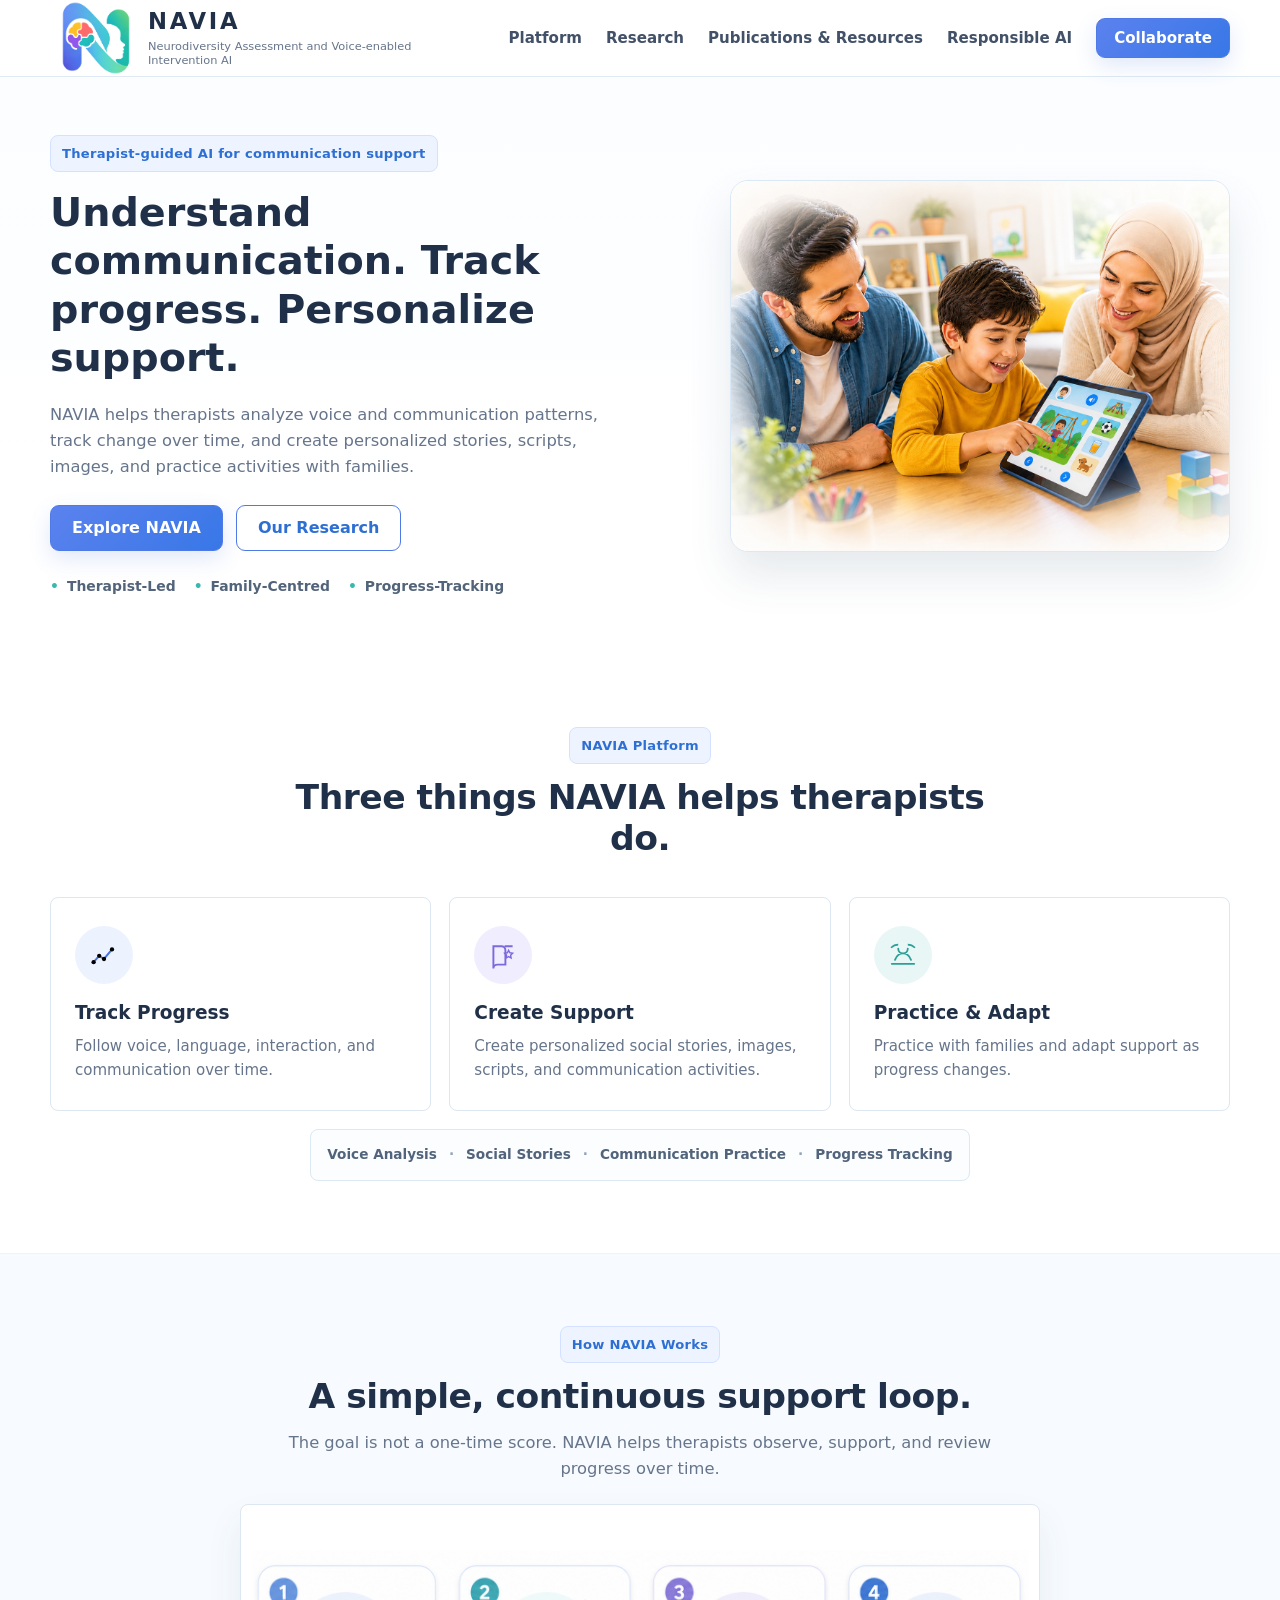
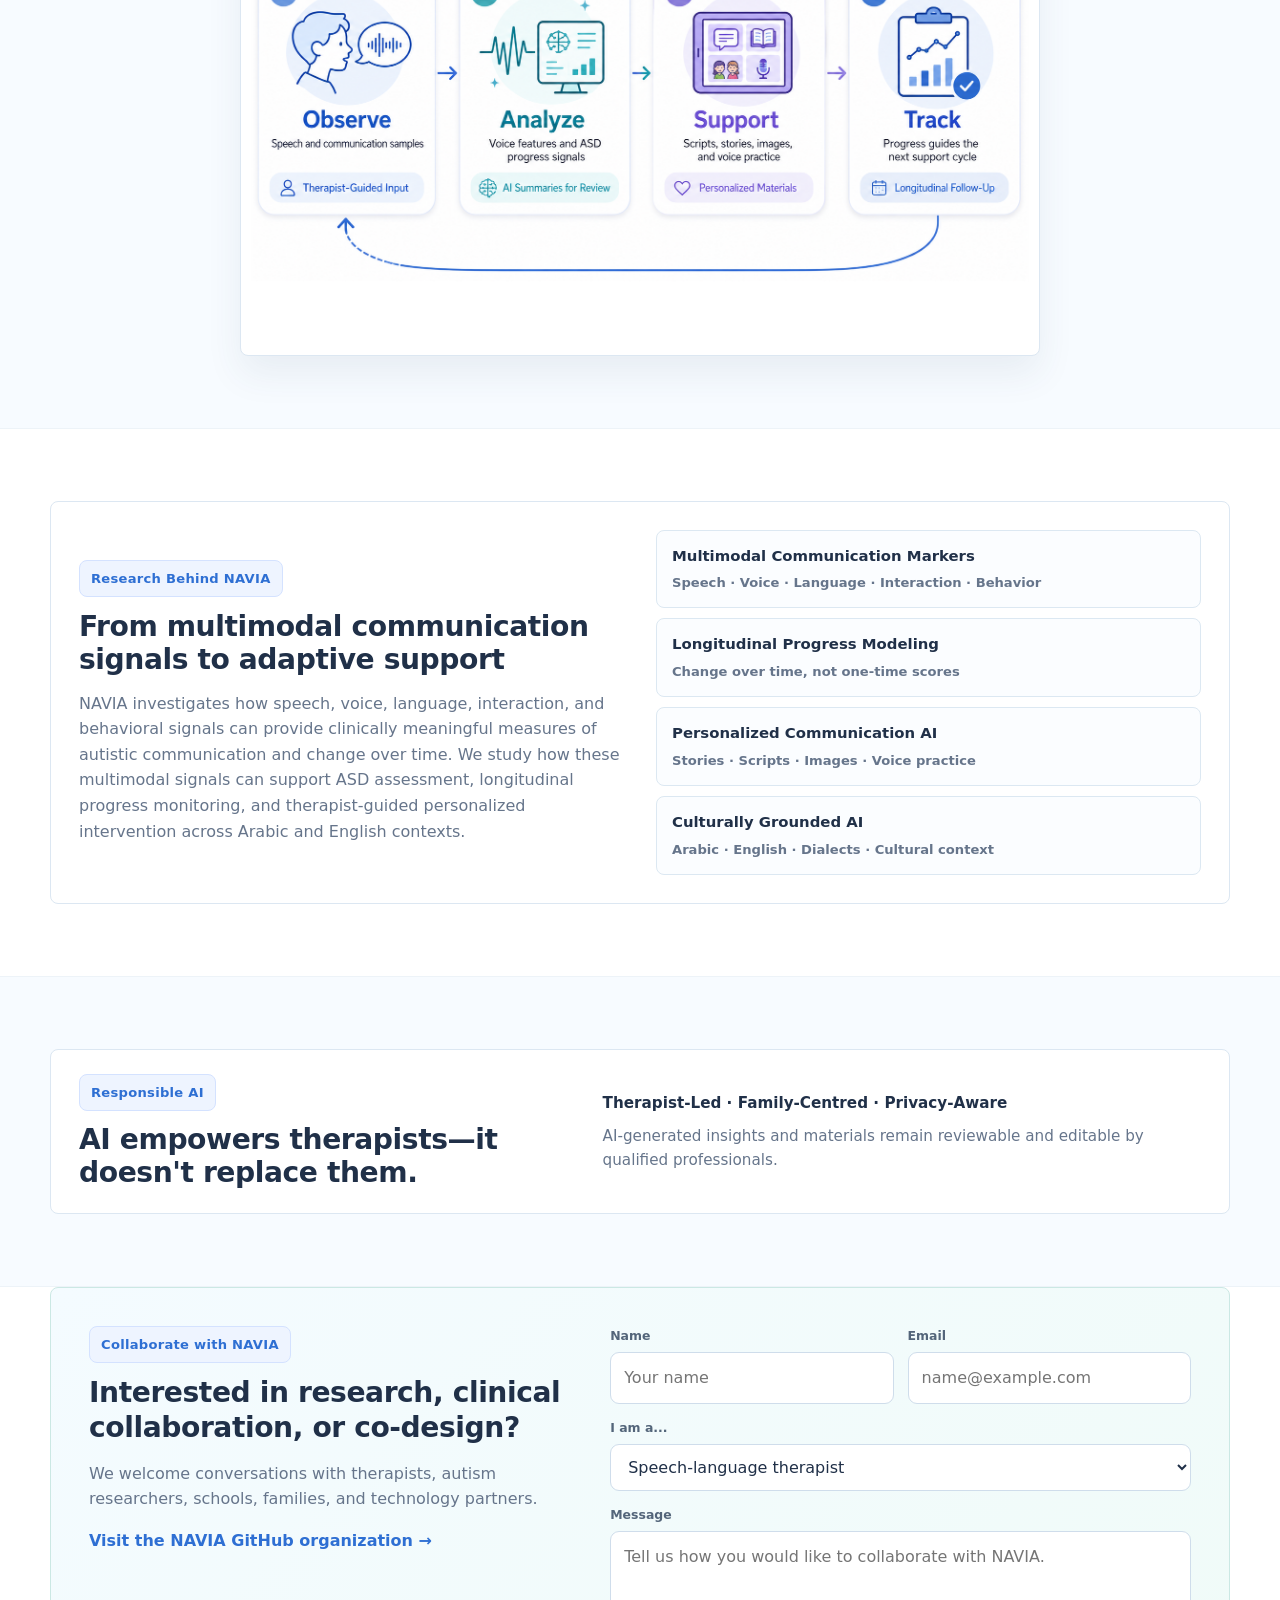
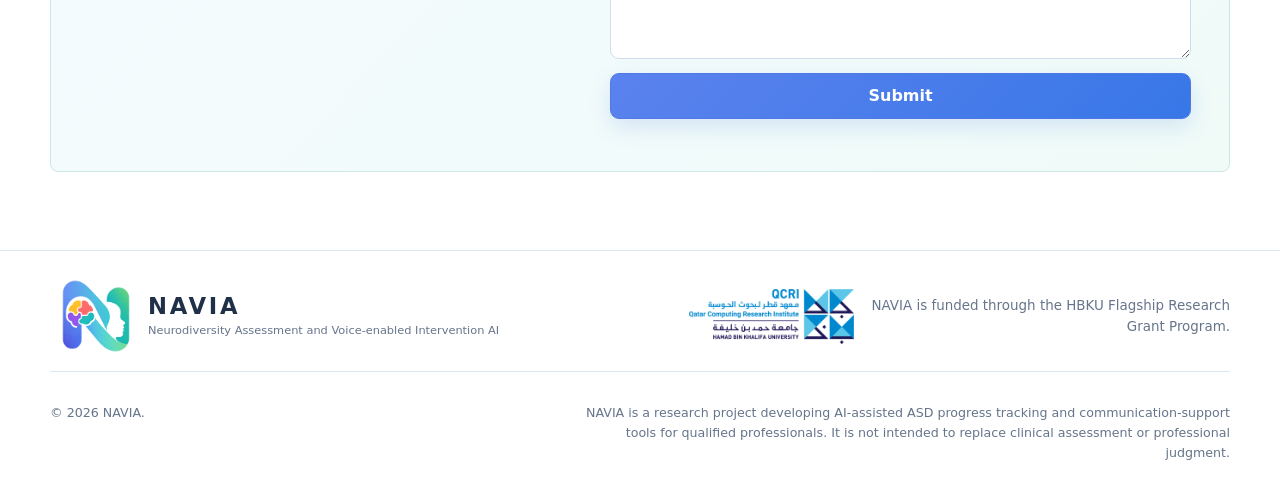
<file: index.html>
<!doctype html>
<html lang="en">
<head>
  <meta charset="utf-8" />
  <meta name="viewport" content="width=device-width, initial-scale=1" />
  <meta name="description" content="NAVIA helps therapists use AI to track ASD progress, understand voice and communication patterns, and create personalized support for autistic children." />
  <meta name="theme-color" content="#ffffff" />
  <meta property="og:title" content="NAVIA — Neurodiversity Assessment and Voice-enabled Intervention AI" />
  <meta property="og:description" content="Track ASD progress, understand communication, and personalize support with therapist-guided multimodal AI." />
  <meta property="og:type" content="website" />
  <title>NAVIA — Neurodiversity Assessment and Voice-enabled Intervention AI</title>
  <link rel="stylesheet" href="styles.css?v=20260818-adapted" />
</head>
<body>
  <a class="skip-link" href="#main">Skip to content</a>

  <header class="site-header">
    <div class="container nav-wrap">
      <a class="brand" href="#home" aria-label="NAVIA home">
        <img class="brand-mark" src="assets/navia-logo.png?v=20260819-logo-trim" alt="" width="80" height="80" />
        <span class="brand-copy">
          <strong>NAVIA</strong>
          <small>Neurodiversity Assessment and Voice-enabled Intervention AI</small>
        </span>
      </a>

      <button class="nav-toggle" type="button" aria-label="Open navigation" aria-controls="primary-navigation" aria-expanded="false">
        <span></span><span></span><span></span>
      </button>

      <nav class="main-nav" id="primary-navigation" aria-label="Primary navigation">
        <a href="#platform">Platform</a>
        <a href="#research">Research</a>
        <a href="publications.html">Publications &amp; Resources</a>
        <a href="#responsible">Responsible AI</a>
        <a class="button button-small" href="#collaborate">Collaborate</a>
      </nav>
    </div>
  </header>

  <main id="main">
    <section class="hero" id="home">
      <div class="container hero-grid">
        <div class="hero-copy reveal">
          <span class="eyebrow">Therapist-guided AI for communication support</span>
          <h1 class="hero-title">Understand communication. Track progress. Personalize support.</h1>
          <p class="hero-lead">
            NAVIA helps therapists analyze voice and communication patterns, track change over time,
            and create personalized stories, scripts, images, and practice activities with families.
          </p>
          <div class="hero-actions">
            <a class="button" href="#platform">Explore NAVIA</a>
            <a class="button button-outline" href="#research">Our Research</a>
          </div>
          <div class="hero-trust" aria-label="NAVIA principles">
            <span>Therapist-Led</span>
            <span>Family-Centred</span>
            <span>Progress-Tracking</span>
          </div>
        </div>

        <div class="hero-visual reveal">
          <img
            src="assets/navia-hero-family.png?v=20260819-family-2"
            alt="Family supporting a child using a tablet-based communication activity"
            width="1535"
            height="1024"
          />
        </div>
      </div>
    </section>

    <section class="section" id="platform">
      <div class="container">
        <div class="section-heading reveal">
          <span class="eyebrow">NAVIA Platform</span>
          <h2>Three things NAVIA helps therapists do.</h2>
        </div>

        <div class="core-grid">
          <article class="core-card reveal">
            <div class="icon-circle blue">
              <svg viewBox="0 0 40 40" aria-hidden="true">
                <path d="M7 29l7-8 6 4 10-12" fill="none" stroke="currentColor" stroke-width="2.5"/>
                <circle cx="7" cy="29" r="2.7"/><circle cx="14" cy="21" r="2.7"/><circle cx="20" cy="25" r="2.7"/><circle cx="30" cy="13" r="2.7"/>
              </svg>
            </div>
            <h3>Track Progress</h3>
            <p>Follow voice, language, interaction, and communication over time.</p>
          </article>

          <article class="core-card reveal">
            <div class="icon-circle lavender">
              <svg viewBox="0 0 40 40" aria-hidden="true">
                <path d="M8 9h10a5 5 0 0 1 5 5v18H13a5 5 0 0 0-5 5zM32 9H22" fill="none" stroke="currentColor" stroke-width="2.4"/>
                <path d="M27 14l1.6 3.2 3.5.5-2.6 2.5.7 3.6-3.2-1.8-3.1 1.8.6-3.6-2.5-2.5 3.5-.5z" fill="none" stroke="currentColor" stroke-width="1.7"/>
              </svg>
            </div>
            <h3>Create Support</h3>
            <p>Create personalized social stories, images, scripts, and communication activities.</p>
          </article>

          <article class="core-card reveal">
            <div class="icon-circle teal">
              <svg viewBox="0 0 40 40" aria-hidden="true">
                <path d="M10 26c2-5 6-8 10-8s8 3 10 8M14 12a6 6 0 1 0 12 0M6 31h28" fill="none" stroke="currentColor" stroke-width="2.3" stroke-linecap="round"/>
                <path d="M5 11c3-3 6-4 9-4M35 11c-3-3-6-4-9-4" fill="none" stroke="currentColor" stroke-width="2"/>
              </svg>
            </div>
            <h3>Practice &amp; Adapt</h3>
            <p>Practice with families and adapt support as progress changes.</p>
          </article>
        </div>

        <div class="support-strip reveal">
          <span>Voice Analysis</span>
          <span>Social Stories</span>
          <span>Communication Practice</span>
          <span>Progress Tracking</span>
        </div>
      </div>
    </section>

    <section class="section soft" id="workflow">
      <div class="container">
        <div class="section-heading reveal">
          <span class="eyebrow">How NAVIA Works</span>
          <h2>A simple, continuous support loop.</h2>
          <p>The goal is not a one-time score. NAVIA helps therapists observe, support, and review progress over time.</p>
        </div>

        <div class="workflow-diagram reveal">
          <img
            src="assets/navia-workflow-diagram.png?v=20260819-workflow"
            alt="NAVIA workflow: Observe, Analyze, Support, and Track in a continuous support cycle"
            width="1672"
            height="941"
          />
        </div>
      </div>
    </section>

    <section class="section" id="research">
      <div class="container research-card reveal">
        <div class="research-copy">
          <span class="eyebrow">Research Behind NAVIA</span>
          <h2>From multimodal communication signals to adaptive support</h2>
          <p>
            NAVIA investigates how speech, voice, language, interaction, and behavioral signals can
            provide clinically meaningful measures of autistic communication and change over time.
            We study how these multimodal signals can support ASD assessment, longitudinal progress
            monitoring, and therapist-guided personalized intervention across Arabic and English contexts.
          </p>
        </div>

        <div class="research-tags" aria-label="NAVIA research areas">
          <div>
            <span>Multimodal Communication Markers</span>
            <strong>Speech · Voice · Language · Interaction · Behavior</strong>
          </div>
          <div>
            <span>Longitudinal Progress Modeling</span>
            <strong>Change over time, not one-time scores</strong>
          </div>
          <div>
            <span>Personalized Communication AI</span>
            <strong>Stories · Scripts · Images · Voice practice</strong>
          </div>
          <div>
            <span>Culturally Grounded AI</span>
            <strong>Arabic · English · Dialects · Cultural context</strong>
          </div>
        </div>
      </div>
    </section>

    <section class="section soft" id="responsible">
      <div class="container responsible-block reveal">
        <div>
          <span class="eyebrow">Responsible AI</span>
          <h2>AI empowers therapists—it doesn't replace them.</h2>
        </div>
        <div class="responsible-copy">
          <strong>Therapist-Led · Family-Centred · Privacy-Aware</strong>
          <p>AI-generated insights and materials remain reviewable and editable by qualified professionals.</p>
        </div>
      </div>
    </section>

    <section class="cta-section" id="collaborate">
      <div class="container cta-card reveal">
        <div>
          <span class="eyebrow">Collaborate with NAVIA</span>
          <h2>Interested in research, clinical collaboration, or co-design?</h2>
          <p>We welcome conversations with therapists, autism researchers, schools, families, and technology partners.</p>
          <a class="text-link" href="https://github.com/NAVIA-NeurodiversityWSpeech">Visit the NAVIA GitHub organization →</a>
        </div>

        <form class="contact-form" id="contactForm">
          <label>
            <span>Name</span>
            <input type="text" name="name" placeholder="Your name" required />
          </label>
          <label>
            <span>Email</span>
            <input type="email" name="email" placeholder="name@example.com" required />
          </label>
          <label class="full">
            <span>I am a...</span>
            <select name="role">
              <option>Speech-language therapist</option>
              <option>Behavioral therapist</option>
              <option>Research collaborator</option>
              <option>Parent / caregiver</option>
              <option>School or community partner</option>
              <option>Technology / industry partner</option>
              <option>Other</option>
            </select>
          </label>
          <label class="full">
            <span>Message</span>
            <textarea name="message" rows="4" placeholder="Tell us how you would like to collaborate with NAVIA."></textarea>
          </label>
          <button class="button full" type="submit">Submit</button>
          <p class="form-note full" id="formMessage" aria-live="polite"></p>
        </form>
      </div>
    </section>
  </main>

  <footer class="site-footer">
    <div class="container footer-brand-line">
      <a class="brand footer-brand" href="#home">
        <img class="brand-mark" src="assets/navia-logo.png?v=20260819-logo-trim" alt="" width="80" height="80" />
        <span class="brand-copy">
          <strong>NAVIA</strong>
          <small>Neurodiversity Assessment and Voice-enabled Intervention AI</small>
        </span>
      </a>
      <div class="footer-funding-side">
        <img src="assets/qcri-logo.png?v=20260819-qcri" alt="Qatar Computing Research Institute, Hamad Bin Khalifa University" width="768" height="256" />
        <p>NAVIA is funded through the HBKU Flagship Research Grant Program.</p>
      </div>
    </div>
    <div class="container footer-bottom">
      <p>© <span id="year"></span> NAVIA.</p>
      <p>NAVIA is a research project developing AI-assisted ASD progress tracking and communication-support tools for qualified professionals. It is not intended to replace clinical assessment or professional judgment.</p>
    </div>
  </footer>

  <script src="script.js?v=20260818-adapted"></script>
</body>
</html>
</file>
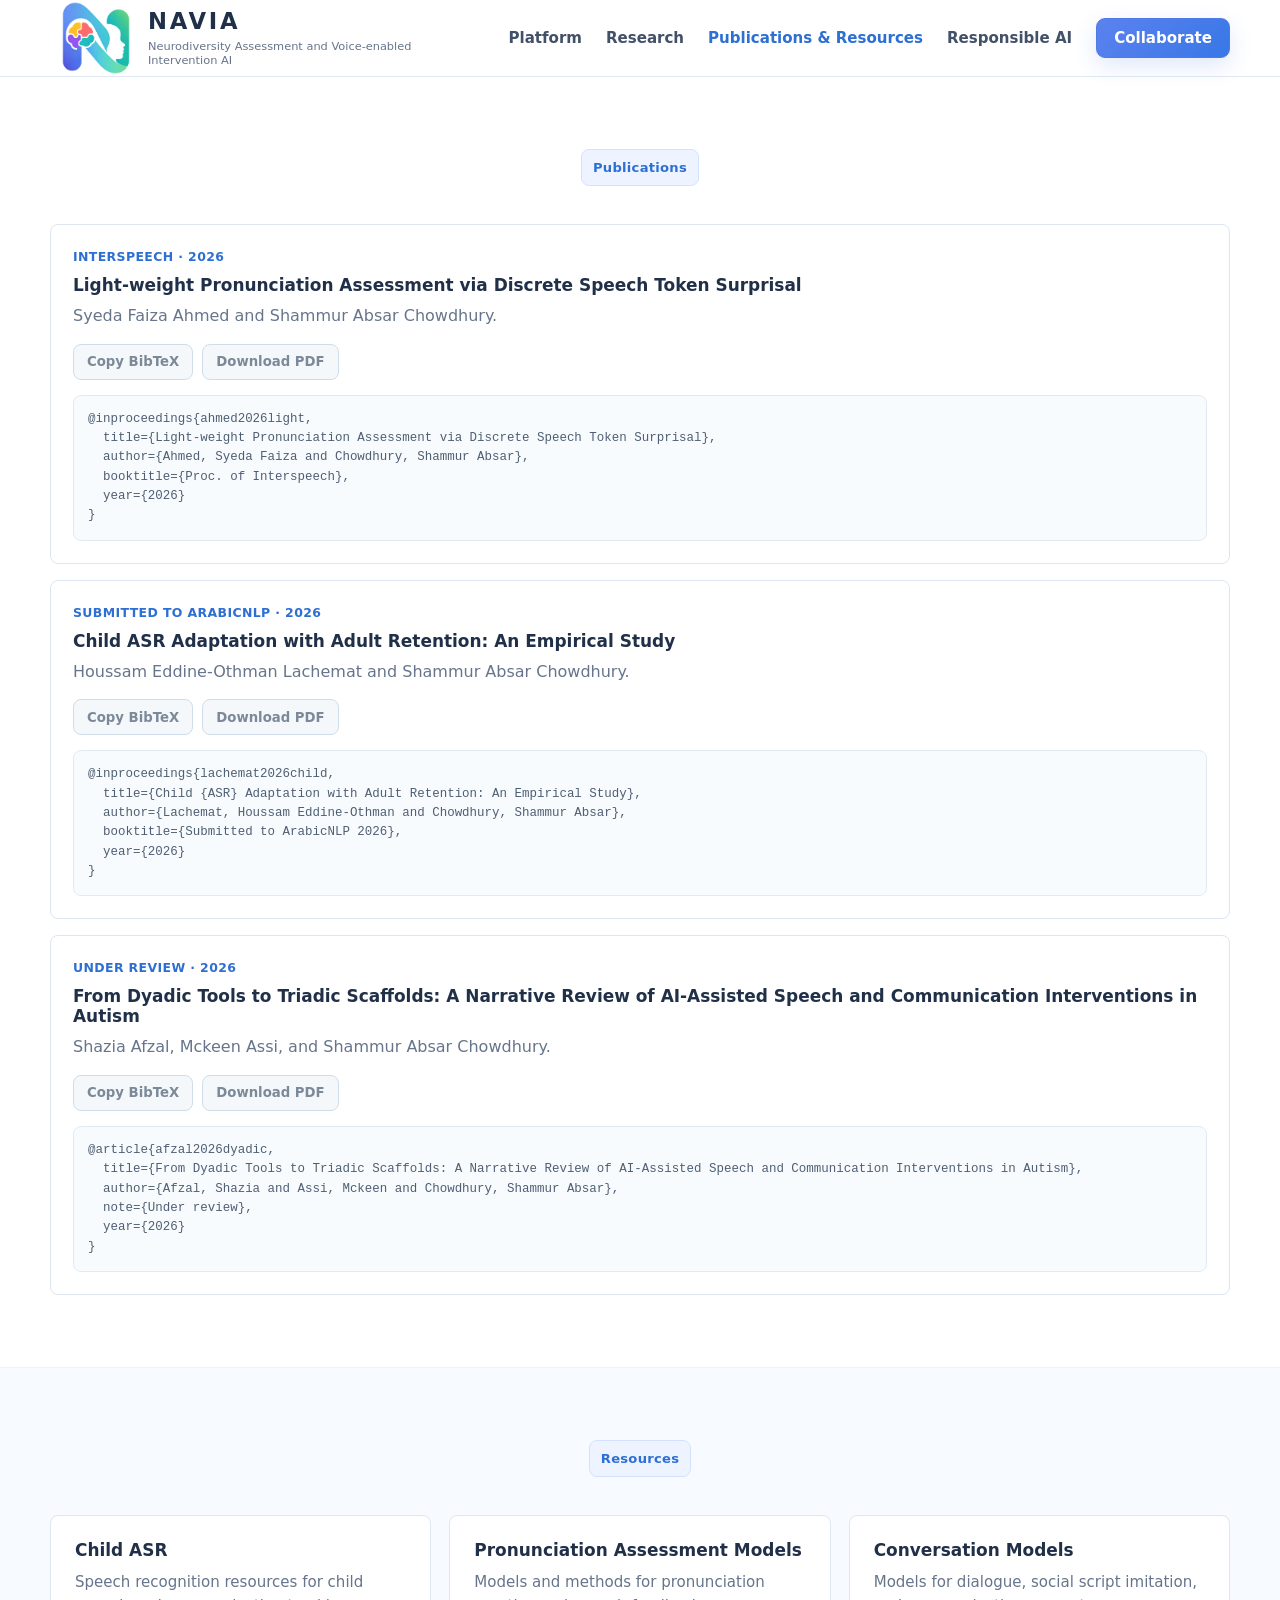
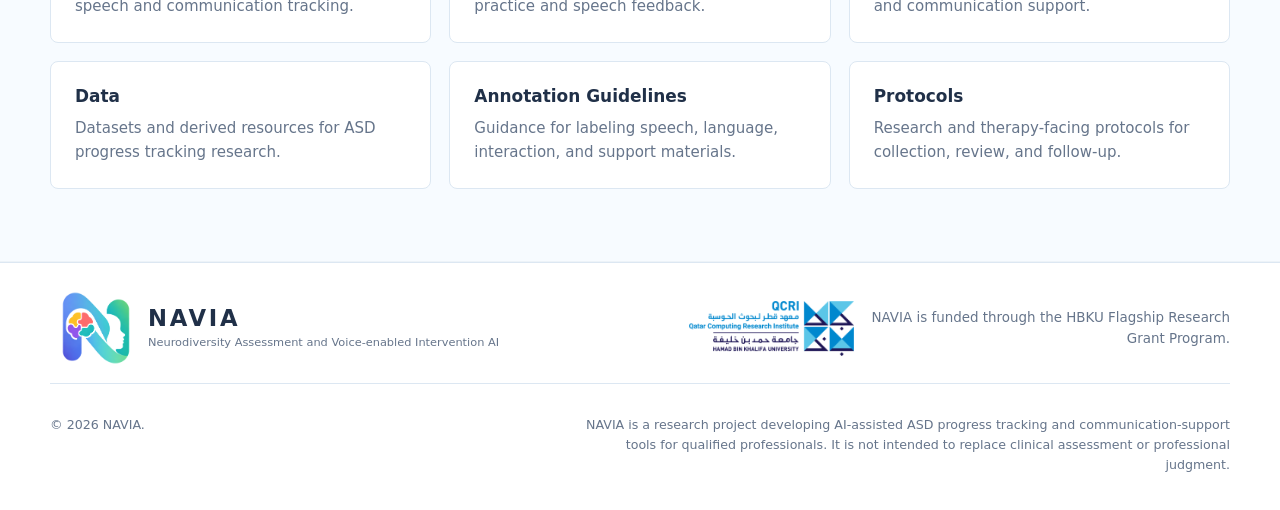
<file: publications.html>
<!doctype html>
<html lang="en">
<head>
  <meta charset="utf-8" />
  <meta name="viewport" content="width=device-width, initial-scale=1" />
  <meta name="description" content="NAVIA research publications and resources for ASD progress tracking, speech technology, social stories, and therapist-guided AI." />
  <meta name="theme-color" content="#ffffff" />
  <meta property="og:title" content="NAVIA — Research Publications and Resources" />
  <meta property="og:description" content="Research outputs, resources, and future publications from the NAVIA project." />
  <meta property="og:type" content="website" />
  <title>NAVIA — Research Publications and Resources</title>
  <link rel="stylesheet" href="styles.css?v=20260819-publications" />
</head>
<body>
  <a class="skip-link" href="#main">Skip to content</a>

  <header class="site-header">
    <div class="container nav-wrap">
      <a class="brand" href="index.html#home" aria-label="NAVIA home">
        <img class="brand-mark" src="assets/navia-logo.png?v=20260819-logo-trim" alt="" width="80" height="80" />
        <span class="brand-copy">
          <strong>NAVIA</strong>
          <small>Neurodiversity Assessment and Voice-enabled Intervention AI</small>
        </span>
      </a>

      <button class="nav-toggle" type="button" aria-label="Open navigation" aria-controls="primary-navigation" aria-expanded="false">
        <span></span><span></span><span></span>
      </button>

      <nav class="main-nav" id="primary-navigation" aria-label="Primary navigation">
        <a href="index.html#platform">Platform</a>
        <a href="index.html#research">Research</a>
        <a class="active" href="publications.html">Publications &amp; Resources</a>
        <a href="index.html#responsible">Responsible AI</a>
        <a class="button button-small" href="index.html#collaborate">Collaborate</a>
      </nav>
    </div>
  </header>

  <main id="main">
    <section class="section">
      <div class="container">
        <div class="section-heading reveal">
          <span class="eyebrow">Publications</span>
        </div>

        <div class="publication-list">
          <article class="publication-item reveal">
            <div class="publication-meta">Interspeech · 2026</div>
            <h3>Light-weight Pronunciation Assessment via Discrete Speech Token Surprisal</h3>
            <p>Syeda Faiza Ahmed and Shammur Absar Chowdhury.</p>
            <div class="publication-actions" aria-label="Publication actions unavailable in this version">
              <button type="button" disabled>Copy BibTeX</button>
              <button type="button" disabled>Download PDF</button>
            </div>
            <pre class="bibtex" aria-label="BibTeX citation">@inproceedings{ahmed2026light,
  title={Light-weight Pronunciation Assessment via Discrete Speech Token Surprisal},
  author={Ahmed, Syeda Faiza and Chowdhury, Shammur Absar},
  booktitle={Proc. of Interspeech},
  year={2026}
}</pre>
          </article>

          <article class="publication-item reveal">
            <div class="publication-meta">Submitted to ArabicNLP · 2026</div>
            <h3>Child ASR Adaptation with Adult Retention: An Empirical Study</h3>
            <p>Houssam Eddine-Othman Lachemat and Shammur Absar Chowdhury.</p>
            <div class="publication-actions" aria-label="Publication actions unavailable in this version">
              <button type="button" disabled>Copy BibTeX</button>
              <button type="button" disabled>Download PDF</button>
            </div>
            <pre class="bibtex" aria-label="BibTeX citation">@inproceedings{lachemat2026child,
  title={Child {ASR} Adaptation with Adult Retention: An Empirical Study},
  author={Lachemat, Houssam Eddine-Othman and Chowdhury, Shammur Absar},
  booktitle={Submitted to ArabicNLP 2026},
  year={2026}
}</pre>
          </article>

          <article class="publication-item reveal">
            <div class="publication-meta">Under Review · 2026</div>
            <h3>From Dyadic Tools to Triadic Scaffolds: A Narrative Review of AI-Assisted Speech and Communication Interventions in Autism</h3>
            <p>Shazia Afzal, Mckeen Assi, and Shammur Absar Chowdhury.</p>
            <div class="publication-actions" aria-label="Publication actions unavailable in this version">
              <button type="button" disabled>Copy BibTeX</button>
              <button type="button" disabled>Download PDF</button>
            </div>
            <pre class="bibtex" aria-label="BibTeX citation">@article{afzal2026dyadic,
  title={From Dyadic Tools to Triadic Scaffolds: A Narrative Review of AI-Assisted Speech and Communication Interventions in Autism},
  author={Afzal, Shazia and Assi, Mckeen and Chowdhury, Shammur Absar},
  note={Under review},
  year={2026}
}</pre>
          </article>
        </div>
      </div>
    </section>

    <section class="section soft">
      <div class="container">
        <div class="section-heading reveal">
          <span class="eyebrow">Resources</span>
        </div>

        <div class="resource-grid">
          <article class="resource-card reveal">
            <h3>Child ASR</h3>
            <p>Speech recognition resources for child speech and communication tracking.</p>
          </article>
          <article class="resource-card reveal">
            <h3>Pronunciation Assessment Models</h3>
            <p>Models and methods for pronunciation practice and speech feedback.</p>
          </article>
          <article class="resource-card reveal">
            <h3>Conversation Models</h3>
            <p>Models for dialogue, social script imitation, and communication support.</p>
          </article>
          <article class="resource-card reveal">
            <h3>Data</h3>
            <p>Datasets and derived resources for ASD progress tracking research.</p>
          </article>
          <article class="resource-card reveal">
            <h3>Annotation Guidelines</h3>
            <p>Guidance for labeling speech, language, interaction, and support materials.</p>
          </article>
          <article class="resource-card reveal">
            <h3>Protocols</h3>
            <p>Research and therapy-facing protocols for collection, review, and follow-up.</p>
          </article>
        </div>
      </div>
    </section>
  </main>

  <footer class="site-footer">
    <div class="container footer-brand-line">
      <a class="brand footer-brand" href="index.html#home">
        <img class="brand-mark" src="assets/navia-logo.png?v=20260819-logo-trim" alt="" width="80" height="80" />
        <span class="brand-copy">
          <strong>NAVIA</strong>
          <small>Neurodiversity Assessment and Voice-enabled Intervention AI</small>
        </span>
      </a>
      <div class="footer-funding-side">
        <img src="assets/qcri-logo.png?v=20260819-qcri" alt="Qatar Computing Research Institute, Hamad Bin Khalifa University" width="768" height="256" />
        <p>NAVIA is funded through the HBKU Flagship Research Grant Program.</p>
      </div>
    </div>
    <div class="container footer-bottom">
      <p>© <span id="year"></span> NAVIA.</p>
      <p>NAVIA is a research project developing AI-assisted ASD progress tracking and communication-support tools for qualified professionals. It is not intended to replace clinical assessment or professional judgment.</p>
    </div>
  </footer>

  <script src="script.js?v=20260818-adapted"></script>
</body>
</html>
</file>
<file: styles.css>
:root {
  --bg: #ffffff;
  --ink: #203048;
  --muted: #66758b;
  --line: #dce7f2;
  --blue: #4f79e7;
  --blue-2: #2e6fd3;
  --teal: #37b9ad;
  --lavender: #8f7ae7;
  --soft: #f7fbff;
  --shadow: 0 18px 50px rgba(51, 82, 120, 0.10);
  --radius: 8px;
  --max: 1180px;
}

* { box-sizing: border-box; }
html { scroll-behavior: smooth; }
body {
  margin: 0;
  font-family: Inter, ui-sans-serif, system-ui, -apple-system, BlinkMacSystemFont, "Segoe UI", sans-serif;
  color: var(--ink);
  background: var(--bg);
  line-height: 1.6;
  -webkit-font-smoothing: antialiased;
}
a { color: inherit; text-decoration: none; }
img, svg { max-width: 100%; display: block; }
button, input, textarea, select { font: inherit; }
.container { width: min(var(--max), calc(100% - 40px)); margin: 0 auto; }

.skip-link {
  position: absolute;
  top: -60px;
  left: 16px;
  z-index: 999;
  padding: 10px 14px;
  border-radius: 8px;
  background: var(--ink);
  color: white;
}
.skip-link:focus { top: 12px; }

.site-header {
  position: sticky;
  top: 0;
  z-index: 50;
  border-bottom: 1px solid rgba(220,231,242,.9);
  background: rgba(255,255,255,.94);
  backdrop-filter: blur(14px);
}
.nav-wrap {
  min-height: 76px;
  display: flex;
  align-items: center;
  justify-content: space-between;
  gap: 24px;
}
.brand { display: inline-flex; align-items: center; gap: 6px; }
.brand-mark { width: 92px; height: 74px; object-fit: contain; flex: 0 0 auto; }
.brand-copy { display: flex; flex-direction: column; line-height: 1.08; }
.brand-copy strong { font-size: 1.42rem; letter-spacing: .12em; font-weight: 700; }
.brand-copy small {
  margin-top: 5px;
  max-width: 285px;
  color: var(--muted);
  font-size: .71rem;
  line-height: 1.25;
}

.main-nav { display: flex; align-items: center; gap: 24px; }
.main-nav a { color: #425168; font-size: .94rem; font-weight: 650; }
.main-nav a:not(.button):hover,
.main-nav a.active { color: var(--blue-2); }
.nav-toggle { display: none; border: 0; background: transparent; padding: 8px; cursor: pointer; }
.nav-toggle span { display: block; width: 24px; height: 2px; background: var(--ink); margin: 5px 0; border-radius: 999px; }

.button {
  display: inline-flex;
  align-items: center;
  justify-content: center;
  min-height: 46px;
  padding: 0 21px;
  border: 1px solid var(--blue);
  border-radius: 9px;
  background: linear-gradient(135deg, #5b82ee, #3877e7);
  color: white !important;
  font-weight: 700;
  box-shadow: 0 8px 22px rgba(61,112,220,.16);
  transition: transform .18s ease, box-shadow .18s ease;
}
.button:hover { transform: translateY(-1px); box-shadow: 0 11px 28px rgba(61,112,220,.22); }
.button-small { min-height: 40px; padding: 0 17px; }
.button-outline { background: white; color: var(--blue-2) !important; box-shadow: none; }

.hero {
  position: relative;
  overflow: hidden;
  padding: 58px 0 58px;
  background: linear-gradient(180deg, #fbfdff 0%, #ffffff 72%);
}
.hero-grid { display: grid; grid-template-columns: 1.03fr .97fr; gap: 54px; align-items: center; }
.eyebrow {
  display: inline-flex;
  padding: 7px 11px;
  border-radius: 8px;
  background: #eef4ff;
  border: 1px solid #d4e2ff;
  color: var(--blue-2);
  font-size: .82rem;
  font-weight: 700;
  letter-spacing: .02em;
}
h1, h2, h3 { margin: 0; line-height: 1.18; }
.hero-title {
  margin-top: 16px;
  max-width: 690px;
  font-size: clamp(1.95rem, 3.1vw, 2.85rem);
  line-height: 1.22;
  font-weight: 720;
  letter-spacing: 0;
}
h2 { font-size: clamp(1.7rem, 2.7vw, 2.45rem); letter-spacing: -.015em; }
h3 { font-size: 1.06rem; }
.hero-lead {
  margin: 20px 0 0;
  max-width: 620px;
  color: var(--muted);
  font-size: 1.02rem;
}
.hero-actions { display: flex; gap: 13px; margin-top: 25px; }
.hero-trust {
  display: flex;
  flex-wrap: wrap;
  gap: 9px 18px;
  margin-top: 24px;
  color: #52637a;
  font-size: .87rem;
  font-weight: 650;
}
.hero-trust span::before { content: "•"; color: var(--teal); margin-right: 8px; }
.hero-visual {
  width: min(100%, 500px);
  justify-self: end;
  overflow: hidden;
  border: 1px solid #dbe8f5;
  border-radius: 18px;
  box-shadow: 0 24px 44px rgba(53,83,110,.12);
  background: #fff;
}
.hero-visual img {
  display: block;
  width: 100%;
  height: clamp(285px, 31vw, 370px);
  object-fit: cover;
}

.section { padding: 72px 0; }
.section.soft {
  background: var(--soft);
  border-top: 1px solid #edf3f8;
  border-bottom: 1px solid #edf3f8;
}
.section-heading { max-width: 760px; margin: 0 auto 38px; text-align: center; }
.section-heading h2 { margin-top: 13px; }
.section-heading p { margin: 14px 0 0; color: var(--muted); font-size: 1.02rem; }
#workflow .section-heading { margin-bottom: 22px; }

.core-grid {
  display: grid;
  grid-template-columns: repeat(3, minmax(0, 1fr));
  gap: 18px;
}
.core-card {
  padding: 28px 24px;
  border: 1px solid var(--line);
  border-radius: var(--radius);
  background: white;
  transition: transform .18s ease, box-shadow .18s ease, border-color .18s ease;
}
.core-card:hover { transform: translateY(-3px); box-shadow: var(--shadow); border-color: #c9d9eb; }
.core-card h3 { margin-top: 18px; font-size: 1.16rem; }
.core-card p { margin: 10px 0 0; color: var(--muted); font-size: .94rem; }
.icon-circle {
  width: 58px;
  height: 58px;
  border-radius: 50%;
  display: grid;
  place-items: center;
}
.icon-circle svg { width: 32px; height: 32px; }
.icon-circle.blue { color: #4673df; background: #edf2ff; }
.icon-circle.teal { color: #2d9f98; background: #e8f7f5; }
.icon-circle.lavender { color: #7c6add; background: #f0edff; }

.support-strip {
  width: fit-content;
  margin: 18px auto 0;
  padding: 14px 16px;
  display: flex;
  align-items: center;
  flex-wrap: wrap;
  gap: 8px 12px;
  border: 1px solid #dce8f2;
  border-radius: 8px;
  background: #fbfdff;
}
.support-strip span + span::before {
  content: "·";
  margin-right: 12px;
  color: #94a4b8;
  font-weight: 800;
}
.support-strip span {
  color: #52647b;
  font-size: .85rem;
  font-weight: 700;
}

.workflow-diagram {
  width: min(100%, 800px);
  margin: 0 auto;
  overflow: hidden;
  border: 1px solid var(--line);
  border-radius: 8px;
  background: white;
  box-shadow: 0 18px 36px rgba(45,72,96,.08);
}
.workflow-diagram img {
  display: block;
  width: 100%;
  height: auto;
}

.research-card {
  display: grid;
  grid-template-columns: 1fr 1fr;
  gap: 32px;
  align-items: center;
  padding: 28px;
  border: 1px solid var(--line);
  border-radius: 8px;
  background: white;
}
.research-copy h2 {
  margin-top: 13px;
  font-size: clamp(1.45rem, 2.2vw, 2rem);
}
.research-copy p { margin: 14px 0 0; color: var(--muted); }
.research-tags {
  display: grid;
  gap: 10px;
}
.research-tags div {
  padding: 14px 15px;
  border: 1px solid #dce8f2;
  border-radius: 8px;
  background: #fbfdff;
}
.research-tags span,
.research-tags strong {
  display: block;
}
.research-tags span {
  color: var(--ink);
  font-size: .93rem;
  font-weight: 800;
}
.research-tags strong {
  margin-top: 4px;
  color: var(--muted);
  font-size: .82rem;
  font-weight: 700;
}

.responsible-block {
  display: grid;
  grid-template-columns: .9fr 1.1fr;
  gap: 34px;
  align-items: center;
  padding: 24px 28px;
  border: 1px solid var(--line);
  border-radius: 8px;
  background: white;
}
.responsible-block h2 {
  margin-top: 12px;
  font-size: clamp(1.45rem, 2.2vw, 2rem);
}
.responsible-copy strong {
  display: block;
  color: var(--ink);
  font-size: .95rem;
}
.responsible-copy p {
  margin: 9px 0 0;
  color: var(--muted);
  font-size: .95rem;
}

.cta-section { padding: 0 0 78px; }
.cta-card {
  display: grid;
  grid-template-columns: .9fr 1.1fr;
  gap: 46px;
  padding: 38px;
  border: 1px solid #cbe8e4;
  border-radius: 8px;
  background: linear-gradient(135deg, #f4fbff 0%, #f0fbf8 100%);
}
.cta-card h2 {
  margin-top: 13px;
  font-size: clamp(1.6rem, 2.2vw, 2.1rem);
  line-height: 1.22;
}
.cta-card p { color: var(--muted); }
.text-link { color: var(--blue-2); font-weight: 700; }
.text-link:hover { text-decoration: underline; }

.contact-form { display: grid; grid-template-columns: 1fr 1fr; gap: 14px; }
.contact-form label { display: grid; gap: 6px; }
.contact-form label span { font-size: .78rem; color: #53657a; font-weight: 700; }
.contact-form input,
.contact-form textarea,
.contact-form select {
  width: 100%;
  border: 1px solid #cfddeb;
  border-radius: 9px;
  padding: 12px 13px;
  background: white;
  color: var(--ink);
  outline: none;
}
.contact-form input:focus,
.contact-form textarea:focus,
.contact-form select:focus {
  border-color: var(--blue);
  box-shadow: 0 0 0 3px rgba(79,121,231,.10);
}
.contact-form .full { grid-column: 1 / -1; }
.form-note { margin: 0; color: #278a7e !important; font-size: .86rem; }

.site-footer { border-top: 1px solid var(--line); padding: 28px 0 22px; }
.footer-brand-line {
  display: flex;
  align-items: center;
  justify-content: space-between;
  gap: 32px;
}
.footer-brand {
  flex: 0 0 auto;
  min-width: 420px;
}
.footer-brand .brand-copy small {
  max-width: none;
  line-height: 1.35;
  white-space: nowrap;
}
.footer-funding-side {
  display: flex;
  align-items: center;
  justify-content: flex-end;
  gap: 16px;
  text-align: right;
}
.footer-funding-side img {
  width: auto;
  height: 55px;
  flex: 0 0 auto;
  object-fit: contain;
}
.footer-funding-side p {
  margin: 0;
  color: var(--muted);
  font-size: .84rem;
  max-width: 360px;
}
.footer-bottom {
  display: flex;
  justify-content: space-between;
  gap: 24px;
  margin-top: 18px;
  padding-top: 18px;
  border-top: 1px solid var(--line);
  color: var(--muted);
  font-size: .79rem;
}
.footer-bottom p:last-child { max-width: 650px; text-align: right; }

.page-hero {
  padding: 58px 0 38px;
  background: linear-gradient(180deg, #fbfdff 0%, #ffffff 72%);
}
.page-hero-copy {
  max-width: 780px;
}
.page-hero-copy h1 {
  margin-top: 16px;
  font-size: clamp(1.95rem, 3vw, 2.85rem);
  line-height: 1.2;
  font-weight: 720;
  letter-spacing: 0;
}
.page-hero-copy p {
  margin: 18px 0 0;
  max-width: 680px;
  color: var(--muted);
}
.resource-grid {
  display: grid;
  grid-template-columns: repeat(3, minmax(0, 1fr));
  gap: 18px;
}
.resource-card {
  padding: 24px;
  border: 1px solid var(--line);
  border-radius: 8px;
  background: white;
}
.resource-card p {
  margin: 10px 0 0;
  color: var(--muted);
  font-size: .94rem;
}
.publication-list {
  display: grid;
  gap: 16px;
}
.publication-item {
  padding: 22px;
  border: 1px solid var(--line);
  border-radius: 8px;
  background: white;
}
.publication-meta {
  margin-bottom: 8px;
  color: var(--blue-2);
  font-size: .78rem;
  font-weight: 800;
  text-transform: uppercase;
  letter-spacing: .03em;
}
.publication-item p {
  margin: 8px 0 0;
  color: var(--muted);
}
.publication-actions {
  display: flex;
  flex-wrap: wrap;
  gap: 9px;
  margin-top: 15px;
}
.publication-actions button {
  min-height: 36px;
  padding: 0 13px;
  border: 1px solid #cfddeb;
  border-radius: 8px;
  background: #f5f8fb;
  color: #7b8999;
  font: inherit;
  font-size: .83rem;
  font-weight: 700;
  cursor: not-allowed;
}
.bibtex {
  overflow-x: auto;
  margin: 15px 0 0;
  padding: 14px;
  border: 1px solid #e1eaf3;
  border-radius: 8px;
  background: #f8fbfd;
  color: #4f5f73;
  font-size: .78rem;
  line-height: 1.55;
}

.reveal {
  opacity: 0;
  transform: translateY(14px);
  transition: opacity .55s ease, transform .55s ease;
}
.reveal.visible { opacity: 1; transform: none; }

@media (max-width: 1050px) {
  .main-nav { gap: 16px; }
  .hero-grid { gap: 38px; }
  .resource-grid { grid-template-columns: 1fr 1fr; }
}

@media (max-width: 820px) {
  .container { width: min(100% - 28px, var(--max)); }
  .nav-toggle { display: block; }
  .main-nav {
    position: absolute;
    left: 14px;
    right: 14px;
    top: 70px;
    display: none;
    flex-direction: column;
    align-items: stretch;
    padding: 16px;
    border: 1px solid var(--line);
  border-radius: 8px;
    background: white;
    box-shadow: var(--shadow);
  }
  .main-nav.open { display: flex; }
  .main-nav a { padding: 7px 4px; }
  .main-nav .button { margin-top: 4px; }

  .hero { padding-top: 40px; }
  .hero-grid,
  .research-card,
  .responsible-block,
  .cta-card { grid-template-columns: 1fr; }
  .core-grid { grid-template-columns: 1fr; }
  .hero-copy { order: 1; }
  .hero-visual {
    order: 2;
    width: 100%;
    justify-self: stretch;
  }
  .hero-visual img {
    height: auto;
    aspect-ratio: 3 / 2;
  }
  .footer-brand-line {
    align-items: flex-start;
    flex-wrap: wrap;
    gap: 20px;
  }
  .footer-funding-side { margin-left: auto; }
  .footer-bottom { flex-direction: column; }
  .footer-bottom p:last-child { text-align: left; }
}

@media (max-width: 560px) {
  .brand-copy small { display: none; }
  .nav-wrap { min-height: 68px; }
  .brand-mark { width: 78px; height: 62px; }
  .hero { padding: 34px 0 48px; }
  .hero-title { font-size: 1.85rem; }
  .hero-actions { flex-direction: column; align-items: stretch; }
  .section { padding: 58px 0; }
  .resource-grid,
  .contact-form { grid-template-columns: 1fr; }
  .workflow-diagram { width: 100%; }
  .contact-form .full { grid-column: auto; }
  .cta-card,
  .responsible-block { padding: 26px 20px; }
  .footer-brand {
    min-width: 0;
    width: 100%;
  }
  .footer-brand .brand-copy small { white-space: normal; }
  .footer-brand-line { flex-direction: column; }
  .footer-funding-side {
    margin-left: 0;
    justify-content: flex-start;
    text-align: left;
  }
  .footer-funding-side img { height: 48px; }
}
</file>
